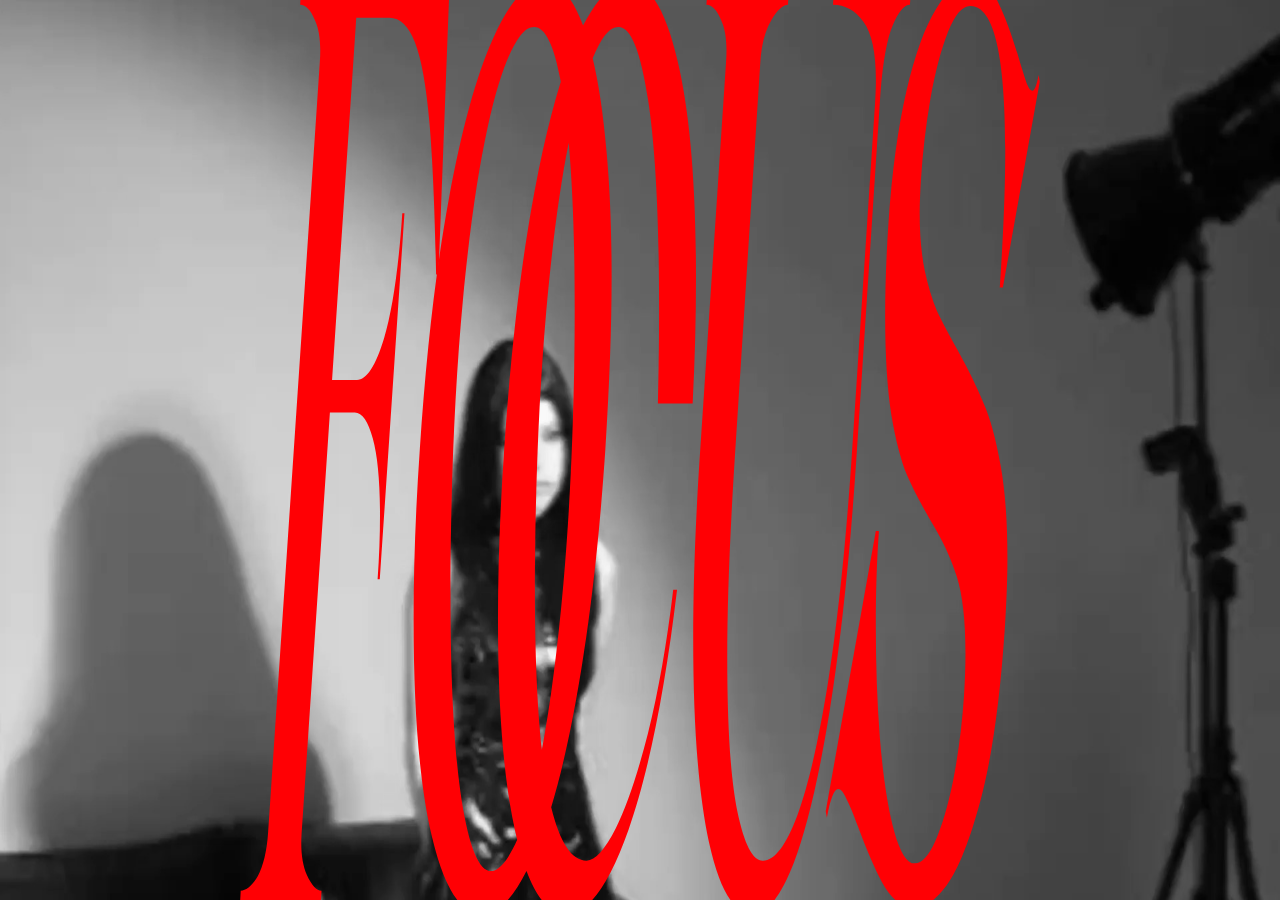
<file: index.html>
<!doctype html>
<html lang="ru">
<head>
  <meta charset="utf-8">
  <meta name="viewport" content="width=device-width, initial-scale=1">
  <title>Лепай</title>
  <meta name="description" content="Я — Дима, он же Лепай (lepayy, l3payy). Портфолио: графика, оформление Twitch-ивентов, баннеры и веб-дизайн.">
  <meta name="keywords" content="Дима, Лепай, lepayy, l3payy, msvxdlss, портфолио, дизайн, графика, Twitch, Behance">
  <meta name="author" content="Дима (Лепай)">
  <meta name="theme-color" content="#090909">
  <meta name="robots" content="index, follow">
  <link rel="canonical" href="https://l3payy.github.io/">
  <meta property="og:type" content="website">
  <meta property="og:title" content="Лепай">
  <meta property="og:description" content="Портфолио: графика, оформление Twitch-ивентов, баннеры и веб-дизайн.">
  <meta property="og:url" content="https://l3payy.github.io/">
  <meta name="twitter:card" content="summary">
  <meta name="twitter:title" content="Лепай">
  <meta name="twitter:description" content="Портфолио: графика, оформление Twitch-ивентов, баннеры и веб-дизайн.">
  <link rel="icon" href="favicon.png" type="image/png">
  <link rel="apple-touch-icon" href="favicon.png">

  <style>
    :root {
      --accent: #FF0004;
    }

    *,
    *::before,
    *::after {
      box-sizing: border-box;
    }

    html,
    body {
      height: 100%;
      margin: 0;
      overflow: hidden;
      background: #090909;
    }

    body {
      overscroll-behavior: none;
      touch-action: none;
    }

    .frame-hit {
      position: fixed;
      top: 0;
      left: 0;
      z-index: 2;
      display: block;
      width: 100%;
      height: 0;
      margin: 0;
      padding: 0;
      border: 0;
      background: transparent;
      color: transparent;
      font: inherit;
      box-shadow: none;
      -webkit-appearance: none;
      appearance: none;
      cursor: pointer;
    }

    /* One iframe per screen */

    .frames {
      position: fixed;
      inset: 0;
      z-index: 1;
      display: flex;
      flex-direction: column;
      overflow: hidden;
      pointer-events: none;
    }

    .frame {
      position: relative;
      flex: 0 0 auto;
      width: 100%;
      height: 0;
      overflow: hidden;
    }

    .frame iframe {
      position: absolute;
      inset: 0;
      display: block;
      width: 100%;
      height: 100%;
      border: 0;
      background: transparent;
      pointer-events: none;
    }

    .visually-hidden {
      position: absolute;
      width: 1px;
      height: 1px;
      padding: 0;
      margin: -1px;
      overflow: hidden;
      clip: rect(0, 0, 0, 0);
      white-space: nowrap;
      border: 0;
    }
  </style>
</head>
<body>
  <main class="frames" data-frames aria-hidden="true"></main>

  <h1 class="visually-hidden">Лепай — графический дизайнер</h1>
  <p class="visually-hidden" data-word-list></p>

  <script src="frames.js?v=mwy47g56"></script>
  <script src="link.js?v=mwy47g56"></script>
  <script src="reel.js?v=mwy47g56"></script>
</body>
</html>
</file>
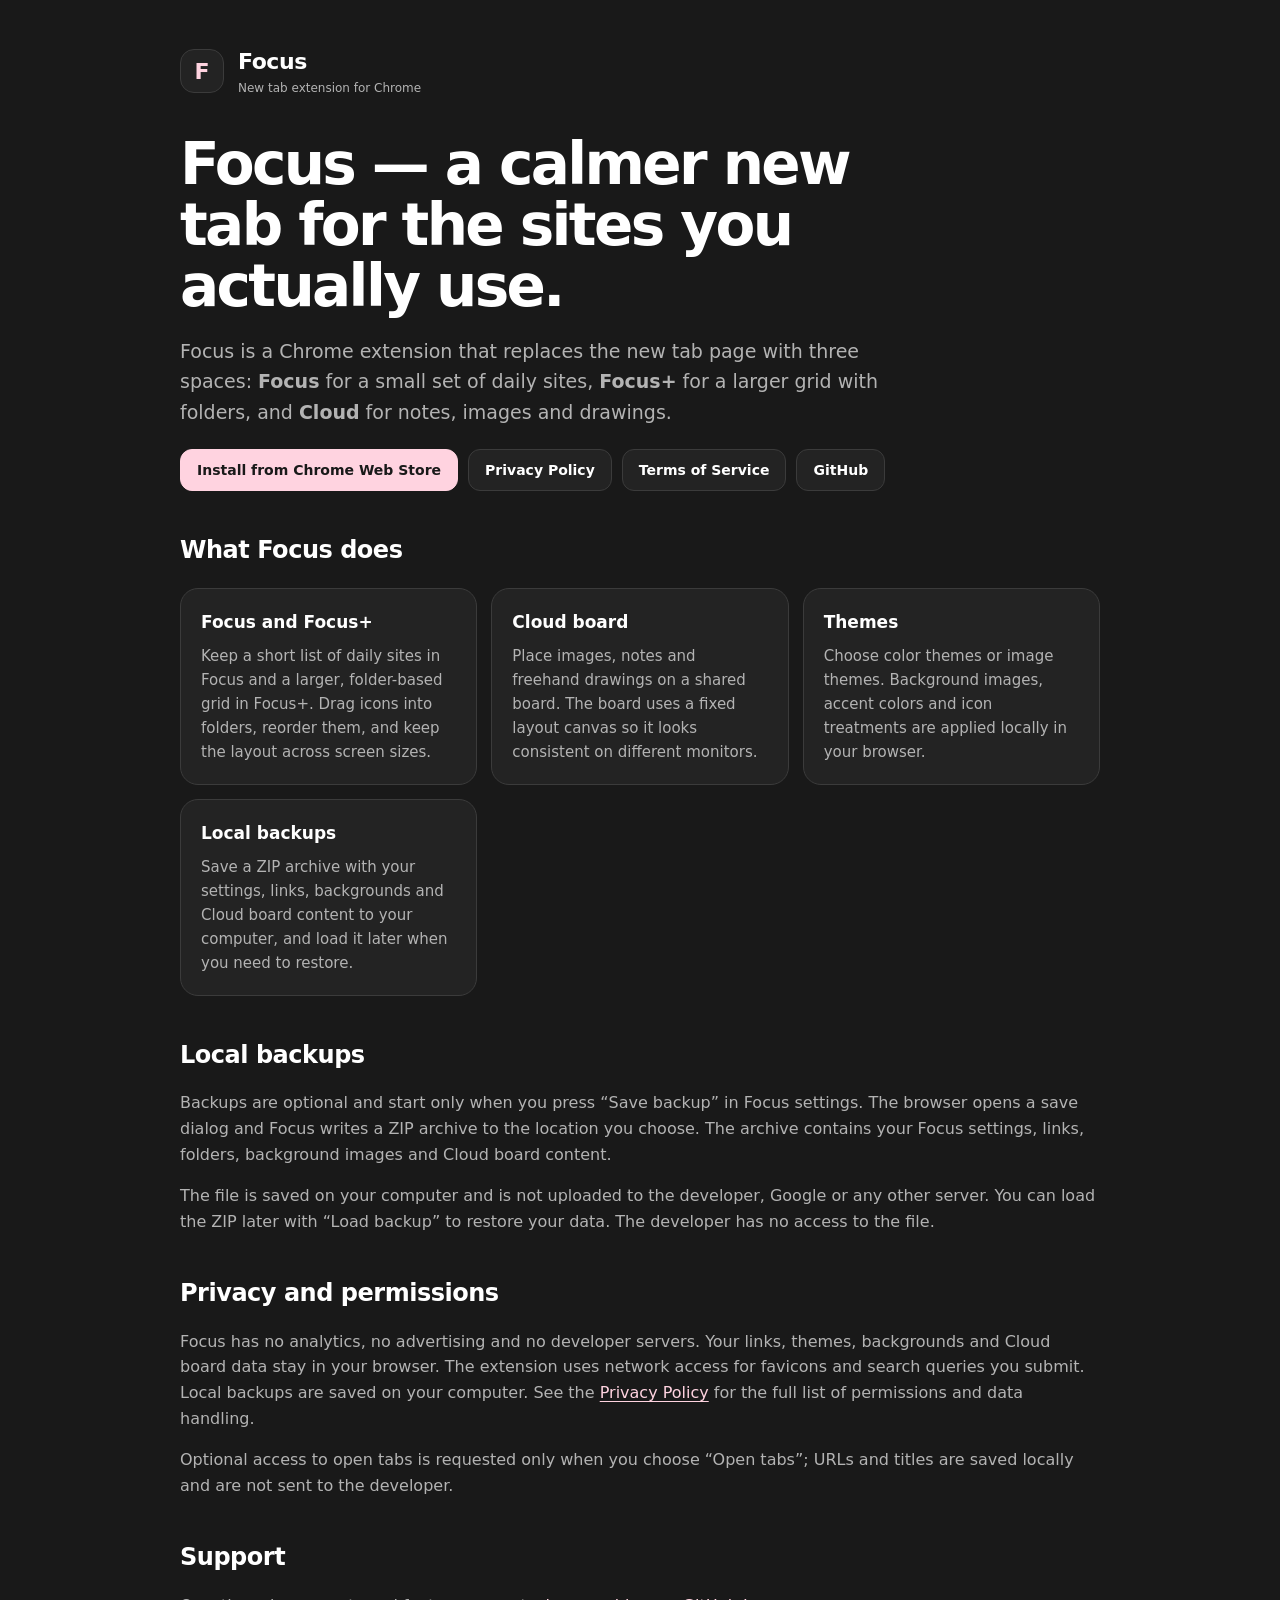
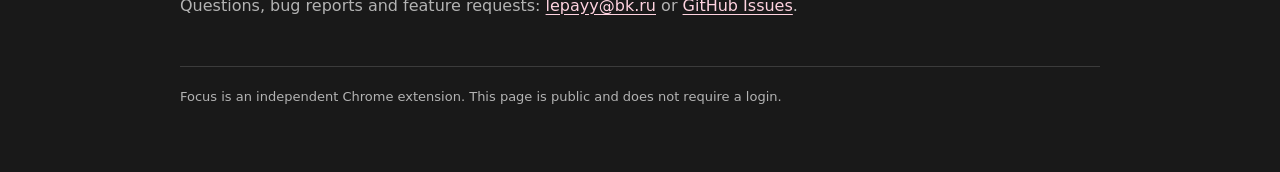
<file: focus/index.html>
<!doctype html>
<html lang="en">
<head>
<meta charset="utf-8">
<meta name="viewport" content="width=device-width, initial-scale=1">
<title>Focus — new tab extension</title>
<meta name="description" content="Focus is a Chrome new tab extension for sites, folders, themes, a Cloud board and optional local backups.">
<style>
  :root { color-scheme: dark; --bg:#191919; --panel:#232323; --line:#3B3B3B; --text:#FFFFFF; --muted:#B3B3B3; --accent:#FFD3E0; }
  * { box-sizing: border-box; }
  html, body { margin:0; min-height:100%; background:var(--bg); color:var(--text); font-family: Inter, ui-sans-serif, system-ui, -apple-system, "Segoe UI", Arial, sans-serif; }
  body { line-height:1.6; }
  a { color:var(--accent); text-underline-offset:3px; }
  .wrap { width:min(920px, calc(100% - 40px)); margin:0 auto; padding:32px 0 64px; }
  header { display:flex; align-items:center; gap:14px; padding:12px 0 36px; }
  .mark { width:44px; height:44px; border-radius:14px; display:grid; place-items:center; background:var(--panel); border:1px solid var(--line); font-weight:800; font-size:22px; color:var(--accent); }
  .brand { font-size:22px; font-weight:800; letter-spacing:-0.02em; }
  .brand small { display:block; font-size:12px; font-weight:500; color:var(--muted); letter-spacing:0; }
  h1 { font-size:clamp(34px, 6vw, 58px); line-height:1.05; letter-spacing:-0.045em; margin:0 0 18px; max-width:760px; }
  h2 { font-size:24px; letter-spacing:-0.02em; margin:40px 0 12px; }
  p, li { color:var(--muted); }
  .lead { font-size:19px; max-width:720px; }
  .grid { display:grid; grid-template-columns:repeat(auto-fit, minmax(230px, 1fr)); gap:14px; margin-top:18px; }
  .card { background:var(--panel); border:1px solid var(--line); border-radius:18px; padding:20px; }
  .card h3 { margin:0 0 8px; font-size:17px; color:var(--text); }
  .card p { margin:0; font-size:15px; }
  .pill { display:inline-block; margin:0 8px 8px 0; padding:6px 10px; border:1px solid var(--line); border-radius:999px; color:var(--muted); font-size:13px; }
  .links { display:flex; flex-wrap:wrap; gap:10px; margin-top:22px; }
  .btn { display:inline-flex; align-items:center; justify-content:center; min-height:42px; padding:0 16px; border-radius:12px; border:1px solid var(--line); background:var(--panel); color:var(--text); text-decoration:none; font-weight:650; font-size:14px; }
  .btn.primary { background:var(--accent); color:#191919; border-color:var(--accent); }
  .note { border-left:3px solid var(--accent); padding:14px 16px; background:var(--panel); border-radius:0 12px 12px 0; margin:18px 0; }
  footer { margin-top:48px; padding-top:20px; border-top:1px solid var(--line); color:var(--muted); font-size:13px; }
  code { color:var(--text); background:var(--panel); padding:2px 6px; border-radius:6px; }
</style>
</head>
<body>
<div class="wrap">
  <header>
    <div class="mark" aria-hidden="true">F</div>
    <div class="brand">Focus <small>New tab extension for Chrome</small></div>
  </header>

  <main>
    <h1>Focus — a calmer new tab for the sites you actually use.</h1>
    <p class="lead">Focus is a Chrome extension that replaces the new tab page with three spaces: <strong>Focus</strong> for a small set of daily sites, <strong>Focus+</strong> for a larger grid with folders, and <strong>Cloud</strong> for notes, images and drawings.</p>

    <div class="links">
      <a class="btn primary" href="https://chromewebstore.google.com/detail/ocmkoiiknjiabbgkgkkfjdnnoblepckp">Install from Chrome Web Store</a>
      <a class="btn" href="/PRIVACY-1.7">Privacy Policy</a>
      <a class="btn" href="/focus/terms.html">Terms of Service</a>
      <a class="btn" href="https://github.com/l3payy/Focus">GitHub</a>
    </div>

    <h2>What Focus does</h2>
    <div class="grid">
      <div class="card">
        <h3>Focus and Focus+</h3>
        <p>Keep a short list of daily sites in Focus and a larger, folder-based grid in Focus+. Drag icons into folders, reorder them, and keep the layout across screen sizes.</p>
      </div>
      <div class="card">
        <h3>Cloud board</h3>
        <p>Place images, notes and freehand drawings on a shared board. The board uses a fixed layout canvas so it looks consistent on different monitors.</p>
      </div>
      <div class="card">
        <h3>Themes</h3>
        <p>Choose color themes or image themes. Background images, accent colors and icon treatments are applied locally in your browser.</p>
      </div>
      <div class="card">
        <h3>Local backups</h3>
        <p>Save a ZIP archive with your settings, links, backgrounds and Cloud board content to your computer, and load it later when you need to restore.</p>
      </div>
    </div>

    <h2>Local backups</h2>
    <p>Backups are optional and start only when you press “Save backup” in Focus settings. The browser opens a save dialog and Focus writes a ZIP archive to the location you choose. The archive contains your Focus settings, links, folders, background images and Cloud board content.</p>
    <p>The file is saved on your computer and is not uploaded to the developer, Google or any other server. You can load the ZIP later with “Load backup” to restore your data. The developer has no access to the file.</p>

    <h2>Privacy and permissions</h2>
    <p>Focus has no analytics, no advertising and no developer servers. Your links, themes, backgrounds and Cloud board data stay in your browser. The extension uses network access for favicons and search queries you submit. Local backups are saved on your computer. See the <a href="/PRIVACY-1.7">Privacy Policy</a> for the full list of permissions and data handling.</p>
    <p>Optional access to open tabs is requested only when you choose “Open tabs”; URLs and titles are saved locally and are not sent to the developer.</p>

    <h2>Support</h2>
    <p>Questions, bug reports and feature requests: <a href="mailto:lepayy@bk.ru">lepayy@bk.ru</a> or <a href="https://github.com/l3payy/Focus/issues">GitHub Issues</a>.</p>
  </main>

  <footer>
    Focus is an independent Chrome extension. This page is public and does not require a login.
  </footer>
</div>
</body>
</html>
</file>
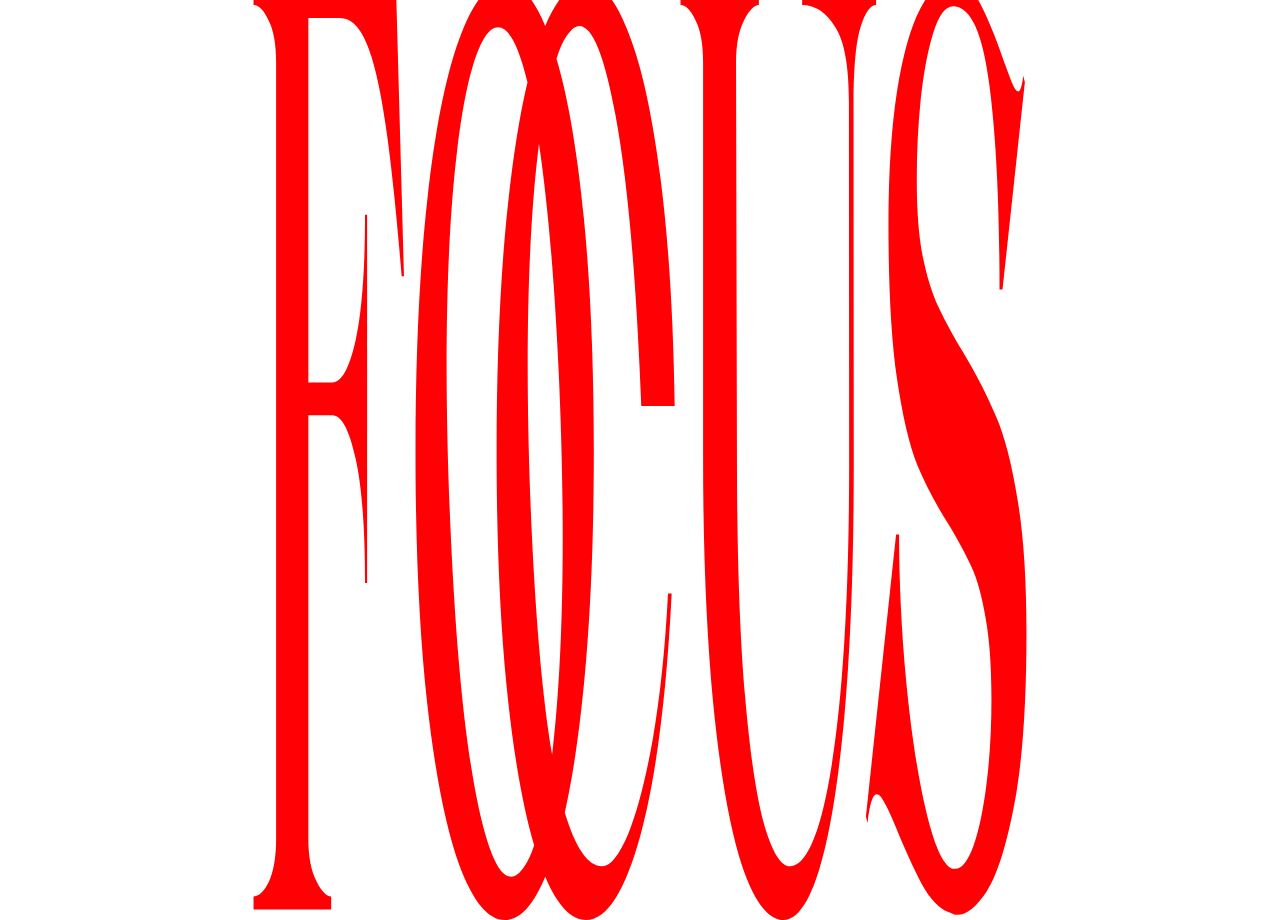
<file: frame.html>
<!doctype html>
<html lang="ru">
<head>
  <meta charset="utf-8">
  <meta name="viewport" content="width=device-width, initial-scale=1">
  <meta name="robots" content="noindex, nofollow">
  <title>Frame</title>
  <style>
    :root {
      --word-max-width: 800px;
      --video-max-width: 1340px;
    }

    html,
    body {
      height: 100%;
      margin: 0;
      overflow: hidden;
      background: transparent;
    }

    .video-bg {
      position: absolute;
      inset: 0;
      z-index: 0;
      display: flex;
      justify-content: center;
      overflow: hidden;
      pointer-events: none;
    }

    .video-bg video {
      display: block;
      width: 100%;
      max-width: var(--video-max-width, 1340px);
      height: 100%;
      object-fit: fill;
      filter: grayscale(1);
      background: #090909;
    }

    .word {
      position: absolute;
      top: -20px;
      bottom: -20px;
      left: 50%;
      z-index: 1;
      width: calc(100% + 20px);
      max-width: var(--word-max-width, 800px);
      height: auto;
      transform: translateX(-50%);
      background-color: var(--accent, #FF0004);
      pointer-events: none;
      user-select: none;
      opacity: 0;
      -webkit-mask-image: var(--src);
      -webkit-mask-repeat: no-repeat;
      -webkit-mask-position: center;
      -webkit-mask-size: 100% 100%;
      mask-image: var(--src);
      mask-repeat: no-repeat;
      mask-position: center;
      mask-size: 100% 100%;
      mask-mode: alpha;
    }

    .word.is-ready {
      opacity: 1;
    }

    .badge {
      position: absolute;
      top: 50%;
      left: 50%;
      z-index: 2;
      display: flex;
      align-items: center;
      justify-content: center;
      width: min(var(--badge-max-width, 845px), 86vw);
      height: auto;
      aspect-ratio: var(--badge-ratio, 845 / 131);
      line-height: 0;
      transform: translate(-50%, -50%) scaleY(var(--badge-scale, 1));
      transform-origin: center;
      pointer-events: none;
      user-select: none;
    }

    .badge-outline-wrap {
      position: absolute;
      inset: 0;
      z-index: 0;
    }

    .badge-outline {
      position: absolute;
      inset: 0;
      background: var(--accent, #FF0004);
      -webkit-mask-image: var(--outline-src);
      -webkit-mask-repeat: no-repeat;
      -webkit-mask-position: center;
      -webkit-mask-size: 100% 100%;
      mask-image: var(--outline-src);
      mask-repeat: no-repeat;
      mask-position: center;
      mask-size: 100% 100%;
      mask-mode: alpha;
    }

    .badge-white-wrap {
      position: absolute;
      inset: 0;
      z-index: 1;
      display: flex;
      align-items: center;
      justify-content: center;
      line-height: 0;
    }

    .badge img {
      display: block;
      width: var(--badge-white-width, 100%);
      max-width: 100%;
      height: auto;
    }
  </style>
</head>
<body>
  <div class="video-bg" id="video-bg">
    <video id="frame-video" muted loop playsinline preload="none"></video>
  </div>

  <div class="word" id="word" role="img"></div>

  <script>
    (function () {
      "use strict";

      var params = new URLSearchParams(window.location.search);
      var root = document.documentElement;
      var word = document.getElementById("word");

      var primary = params.get("primary") || params.get("svg") || "Focus.svg";
      var label = params.get("label") || "Проект";
      var videoSrc = params.get("video");
      var posterSrc = params.get("poster");
      var badge = params.get("badge");
      var badgeWidth = parseFloat(params.get("badgeW"));
      var badgeHeight = parseFloat(params.get("badgeH"));
      var outline = params.get("outline");
      var outlineWidth = parseFloat(params.get("outlineW"));
      var outlineHeight = parseFloat(params.get("outlineH"));

      var accent = "#FF0004";
      try {
        var parentAccent = window
          .getComputedStyle(window.parent.document.documentElement)
          .getPropertyValue("--accent")
          .trim();
        if (parentAccent) accent = parentAccent;
      } catch (error) {
        /* Opened outside the parent page. */
      }

      root.style.setProperty("--accent", accent);
      word.setAttribute("aria-label", label);
      document.title = label;

      var videoBg = document.getElementById("video-bg");
      var frameVideo = document.getElementById("frame-video");
      var videoLoaded = false;

      if (videoSrc && frameVideo) {
        frameVideo.muted = true;
        frameVideo.src = videoSrc;
        if (posterSrc) frameVideo.poster = posterSrc;
      } else if (videoBg) {
        videoBg.remove();
      }

      window.frameVideoApi = {
        load: function () {
          if (!videoSrc || !frameVideo || videoLoaded) return;
          videoLoaded = true;
          frameVideo.preload = "auto";
          frameVideo.load();
        },
        play: function () {
          if (!videoSrc || !frameVideo) return;
          videoLoaded = true;
          frameVideo.preload = "auto";
          var promise = frameVideo.play();
          if (promise && promise.catch) promise.catch(function () {});
        },
        pause: function () {
          if (frameVideo) frameVideo.pause();
        }
      };

      if (badge || outline) {
        var badgeWrap = document.createElement("span");
        badgeWrap.className = "badge";

        var naturalWidth = outlineWidth > 0 ? outlineWidth : badgeWidth;
        var naturalHeight = outlineHeight > 0 ? outlineHeight : badgeHeight;
        if (naturalWidth > 0 && naturalHeight > 0) {
          badgeWrap.style.setProperty("--badge-max-width", naturalWidth + "px");
          badgeWrap.style.setProperty("--badge-ratio", naturalWidth + " / " + naturalHeight);
        }
        if (outline && outlineWidth > 0 && badgeWidth > 0) {
          badgeWrap.style.setProperty(
            "--badge-white-width",
            (badgeWidth / outlineWidth) * 100 + "%"
          );
        }

        if (outline) {
          var outlineWrap = document.createElement("span");
          outlineWrap.className = "badge-outline-wrap";

          var outlineLayer = document.createElement("span");
          outlineLayer.className = "badge-outline";
          outlineLayer.style.setProperty(
            "--outline-src",
            'url("' + outline.replace(/["\\]/g, "") + '")'
          );
          outlineWrap.appendChild(outlineLayer);
          badgeWrap.appendChild(outlineWrap);
        }

        if (badge) {
          var whiteWrap = document.createElement("span");
          whiteWrap.className = "badge-white-wrap";

          var badgeImage = document.createElement("img");
          badgeImage.src = badge.replace(/["\\]/g, "");
          badgeImage.alt = "";
          badgeImage.setAttribute("aria-hidden", "true");
          whiteWrap.appendChild(badgeImage);
          badgeWrap.appendChild(whiteWrap);
        }

        document.body.appendChild(badgeWrap);
      }

      function reveal() {
        word.classList.add("is-ready");
      }

      root.style.setProperty("--src", 'url("' + primary.replace(/["\\]/g, "") + '")');

      var probe = new Image();
      probe.onload = reveal;
      probe.onerror = reveal;
      probe.src = primary;
    })();
  </script>
</body>
</html>
</file>
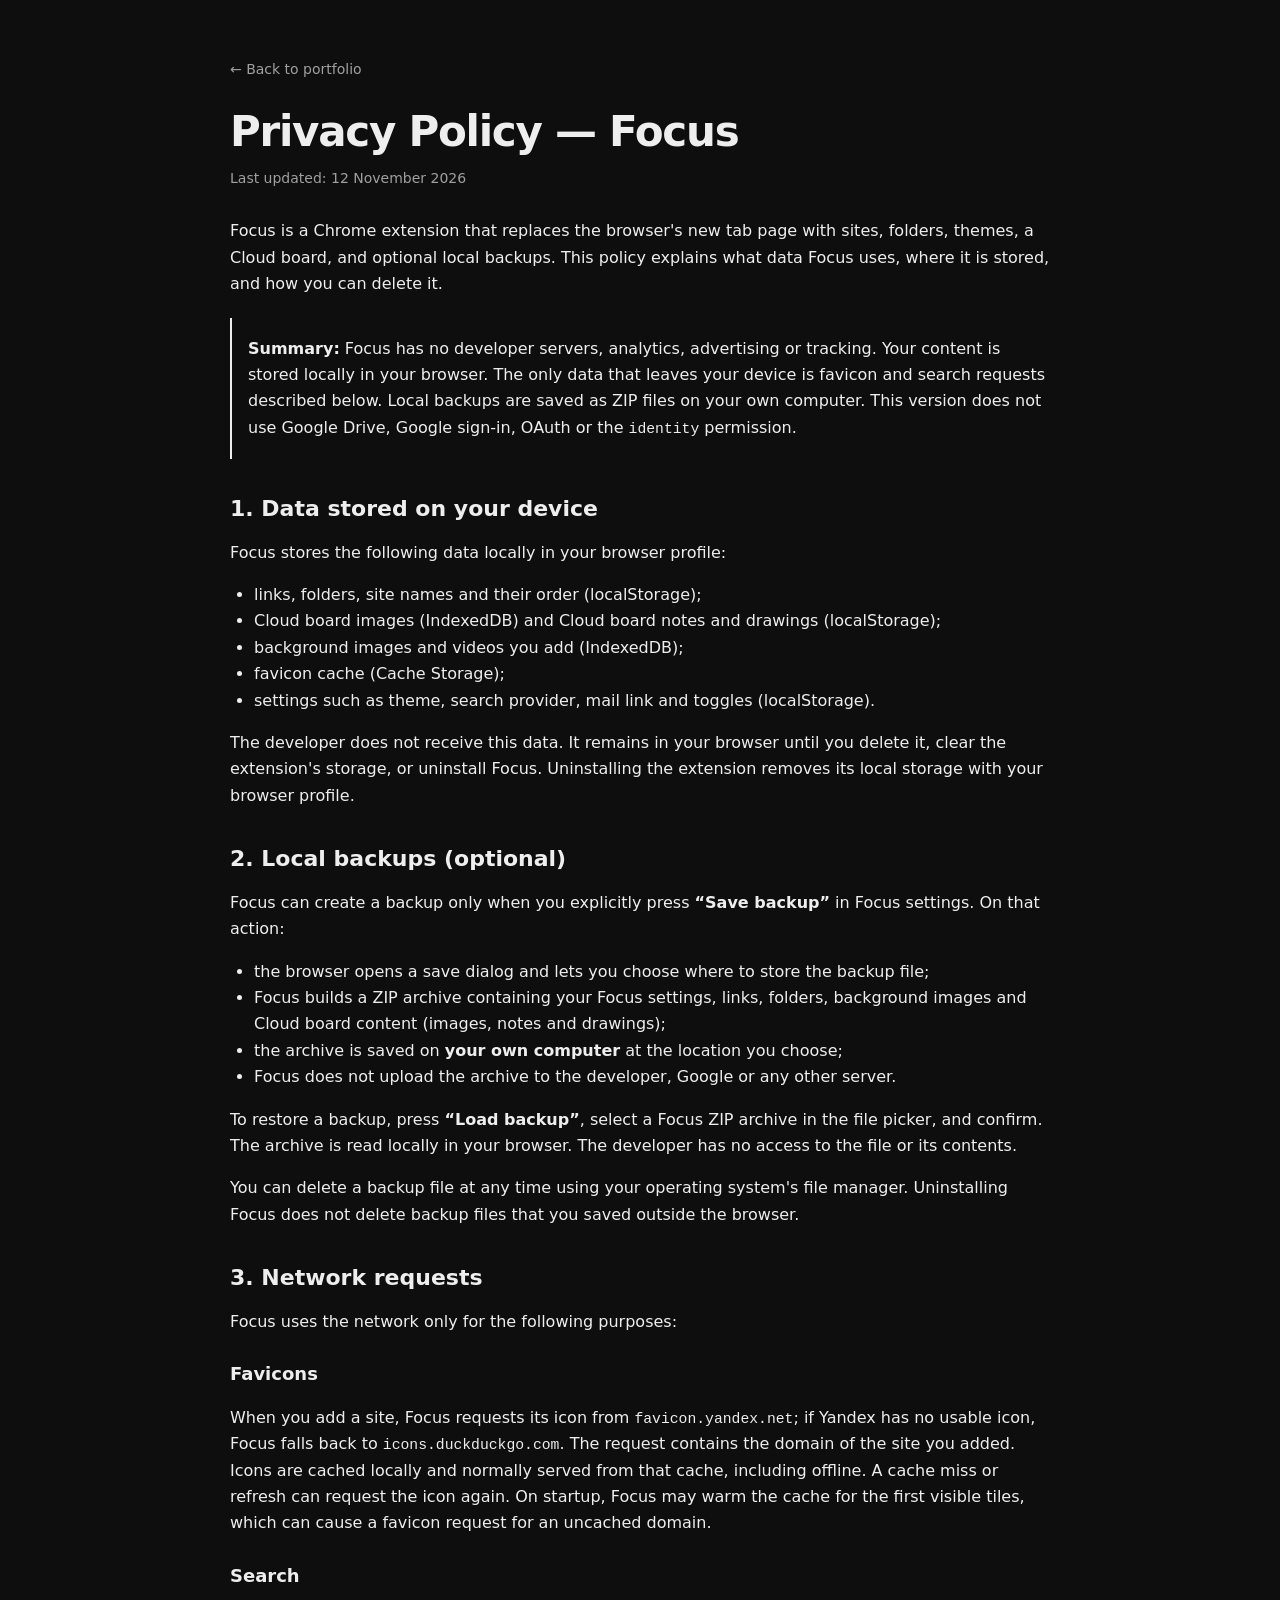
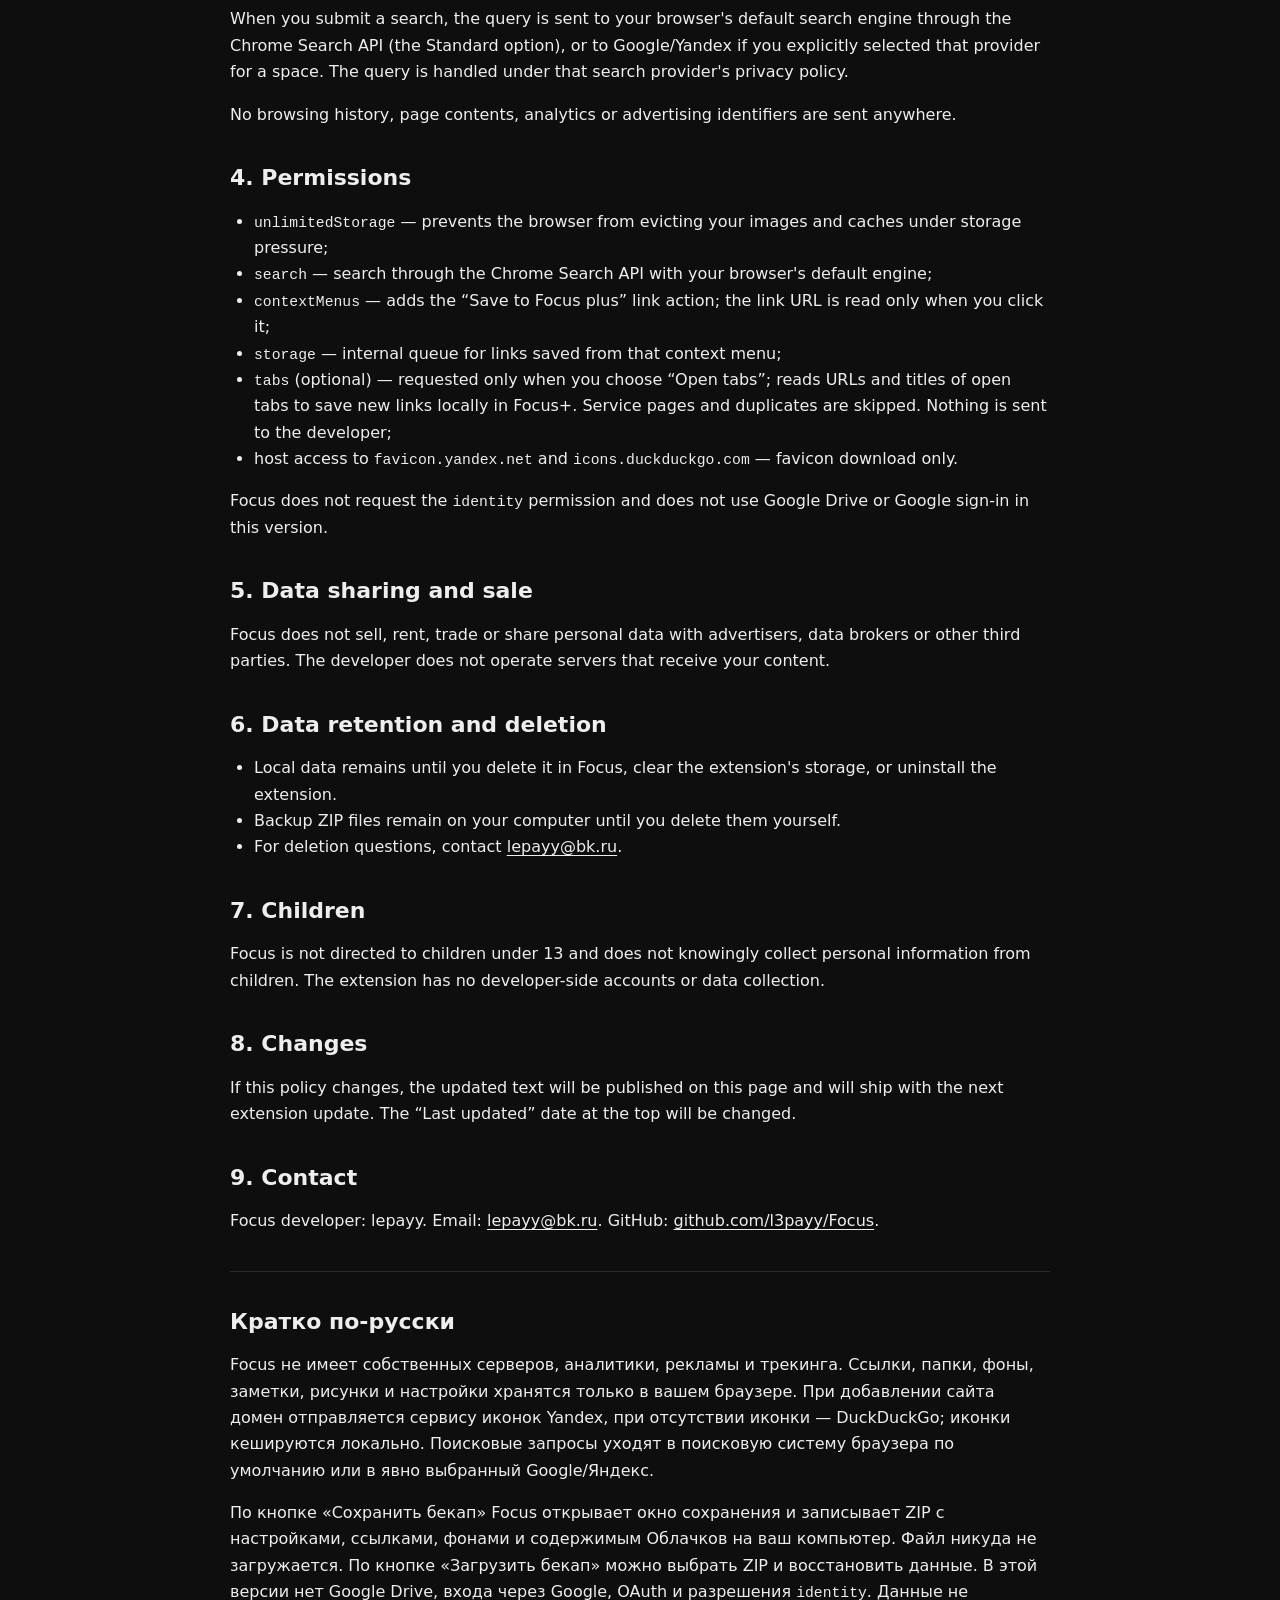
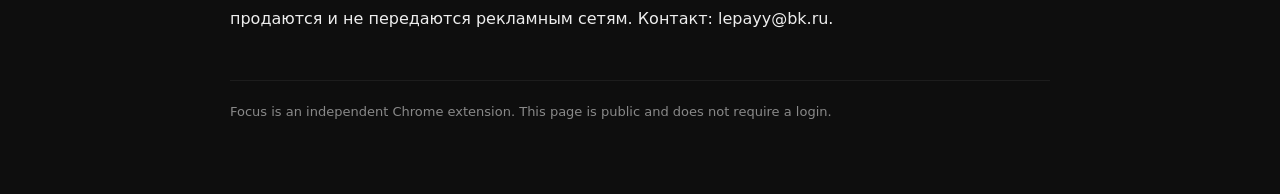
<file: PRIVACY-1.7.html>
<!doctype html>
<html lang="en">
<head>
<meta charset="utf-8">
<meta name="viewport" content="width=device-width, initial-scale=1">
<title>Privacy Policy — Focus</title>
<meta name="description" content="How Focus handles local data, favicons, search, optional tabs and local backup files.">
<style>
  :root { color-scheme: dark; }
  * { box-sizing: border-box; }
  html, body {
    margin: 0;
    min-height: 100%;
    background: #0E0E0E;
    color: #EEEEEE;
  }
  body {
    font-family: Inter, ui-sans-serif, system-ui, -apple-system, "Segoe UI", Arial, sans-serif;
    font-size: 16px;
    line-height: 1.65;
    -webkit-font-smoothing: antialiased;
  }
  .wrap {
    width: min(820px, calc(100% - 48px));
    margin: 0 auto;
    padding: 56px 0 72px;
  }
  .back {
    display: inline-block;
    margin-bottom: 28px;
    color: #EEEEEE;
    opacity: .65;
    font-size: 14px;
    text-decoration: none;
  }
  .back:hover { opacity: 1; }
  h1 {
    margin: 0 0 12px;
    color: #EEEEEE;
    font-size: clamp(30px, 5vw, 42px);
    line-height: 1.1;
    letter-spacing: -0.03em;
  }
  h2 {
    margin: 36px 0 12px;
    color: #EEEEEE;
    font-size: 22px;
    line-height: 1.3;
  }
  h3 {
    margin: 24px 0 8px;
    color: #EEEEEE;
    font-size: 18px;
  }
  p, li { color: #EEEEEE; }
  ul { padding-left: 24px; }
  a { color: #EEEEEE; text-underline-offset: 3px; }
  a:hover { text-decoration-thickness: 2px; text-underline-offset: 4px; }
  .updated {
    margin: 0 0 28px;
    color: #EEEEEE;
    opacity: .65;
    font-size: 14px;
  }
  .note {
    margin: 20px 0;
    padding: 2px 0 2px 16px;
    border-left: 2px solid #EEEEEE;
  }
  code {
    color: #EEEEEE;
    font-family: ui-monospace, SFMono-Regular, Consolas, "Liberation Mono", monospace;
    font-size: .92em;
  }
  hr {
    border: 0;
    border-top: 1px solid #2A2A2A;
    margin: 36px 0;
  }
  footer {
    margin-top: 48px;
    padding-top: 20px;
    border-top: 1px solid #2A2A2A;
    color: #EEEEEE;
    opacity: .55;
    font-size: 13px;
  }
  @media (max-width: 640px) {
    .wrap { width: calc(100% - 32px); padding: 36px 0 48px; }
    h2 { font-size: 20px; }
  }
</style>
</head>
<body>
<div class="wrap">
  <a class="back" href="index.html">← Back to portfolio</a>
  <h1>Privacy Policy — Focus</h1>
  <p class="updated">Last updated: 12 November 2026</p>

  <p>Focus is a Chrome extension that replaces the browser's new tab page with sites, folders, themes, a Cloud board, and optional local backups. This policy explains what data Focus uses, where it is stored, and how you can delete it.</p>

  <div class="note">
    <p><strong>Summary:</strong> Focus has no developer servers, analytics, advertising or tracking. Your content is stored locally in your browser. The only data that leaves your device is favicon and search requests described below. Local backups are saved as ZIP files on your own computer. This version does not use Google Drive, Google sign-in, OAuth or the <code>identity</code> permission.</p>
  </div>

  <h2>1. Data stored on your device</h2>
  <p>Focus stores the following data locally in your browser profile:</p>
  <ul>
    <li>links, folders, site names and their order (localStorage);</li>
    <li>Cloud board images (IndexedDB) and Cloud board notes and drawings (localStorage);</li>
    <li>background images and videos you add (IndexedDB);</li>
    <li>favicon cache (Cache Storage);</li>
    <li>settings such as theme, search provider, mail link and toggles (localStorage).</li>
  </ul>
  <p>The developer does not receive this data. It remains in your browser until you delete it, clear the extension's storage, or uninstall Focus. Uninstalling the extension removes its local storage with your browser profile.</p>

  <h2>2. Local backups (optional)</h2>
  <p>Focus can create a backup only when you explicitly press <strong>“Save backup”</strong> in Focus settings. On that action:</p>
  <ul>
    <li>the browser opens a save dialog and lets you choose where to store the backup file;</li>
    <li>Focus builds a ZIP archive containing your Focus settings, links, folders, background images and Cloud board content (images, notes and drawings);</li>
    <li>the archive is saved on <strong>your own computer</strong> at the location you choose;</li>
    <li>Focus does not upload the archive to the developer, Google or any other server.</li>
  </ul>
  <p>To restore a backup, press <strong>“Load backup”</strong>, select a Focus ZIP archive in the file picker, and confirm. The archive is read locally in your browser. The developer has no access to the file or its contents.</p>
  <p>You can delete a backup file at any time using your operating system's file manager. Uninstalling Focus does not delete backup files that you saved outside the browser.</p>

  <h2>3. Network requests</h2>
  <p>Focus uses the network only for the following purposes:</p>
  <h3>Favicons</h3>
  <p>When you add a site, Focus requests its icon from <code>favicon.yandex.net</code>; if Yandex has no usable icon, Focus falls back to <code>icons.duckduckgo.com</code>. The request contains the domain of the site you added. Icons are cached locally and normally served from that cache, including offline. A cache miss or refresh can request the icon again. On startup, Focus may warm the cache for the first visible tiles, which can cause a favicon request for an uncached domain.</p>
  <h3>Search</h3>
  <p>When you submit a search, the query is sent to your browser's default search engine through the Chrome Search API (the Standard option), or to Google/Yandex if you explicitly selected that provider for a space. The query is handled under that search provider's privacy policy.</p>
  <p>No browsing history, page contents, analytics or advertising identifiers are sent anywhere.</p>

  <h2>4. Permissions</h2>
  <ul>
    <li><code>unlimitedStorage</code> — prevents the browser from evicting your images and caches under storage pressure;</li>
    <li><code>search</code> — search through the Chrome Search API with your browser's default engine;</li>
    <li><code>contextMenus</code> — adds the “Save to Focus plus” link action; the link URL is read only when you click it;</li>
    <li><code>storage</code> — internal queue for links saved from that context menu;</li>
    <li><code>tabs</code> (optional) — requested only when you choose “Open tabs”; reads URLs and titles of open tabs to save new links locally in Focus+. Service pages and duplicates are skipped. Nothing is sent to the developer;</li>
    <li>host access to <code>favicon.yandex.net</code> and <code>icons.duckduckgo.com</code> — favicon download only.</li>
  </ul>
  <p>Focus does not request the <code>identity</code> permission and does not use Google Drive or Google sign-in in this version.</p>

  <h2>5. Data sharing and sale</h2>
  <p>Focus does not sell, rent, trade or share personal data with advertisers, data brokers or other third parties. The developer does not operate servers that receive your content.</p>

  <h2>6. Data retention and deletion</h2>
  <ul>
    <li>Local data remains until you delete it in Focus, clear the extension's storage, or uninstall the extension.</li>
    <li>Backup ZIP files remain on your computer until you delete them yourself.</li>
    <li>For deletion questions, contact <a href="mailto:lepayy@bk.ru">lepayy@bk.ru</a>.</li>
  </ul>

  <h2>7. Children</h2>
  <p>Focus is not directed to children under 13 and does not knowingly collect personal information from children. The extension has no developer-side accounts or data collection.</p>

  <h2>8. Changes</h2>
  <p>If this policy changes, the updated text will be published on this page and will ship with the next extension update. The “Last updated” date at the top will be changed.</p>

  <h2>9. Contact</h2>
  <p>Focus developer: lepayy. Email: <a href="mailto:lepayy@bk.ru">lepayy@bk.ru</a>. GitHub: <a href="https://github.com/l3payy/Focus">github.com/l3payy/Focus</a>.</p>

  <hr>

  <h2 lang="ru">Кратко по-русски</h2>
  <div lang="ru">
    <p>Focus не имеет собственных серверов, аналитики, рекламы и трекинга. Ссылки, папки, фоны, заметки, рисунки и настройки хранятся только в вашем браузере. При добавлении сайта домен отправляется сервису иконок Yandex, при отсутствии иконки — DuckDuckGo; иконки кешируются локально. Поисковые запросы уходят в поисковую систему браузера по умолчанию или в явно выбранный Google/Яндекс.</p>
    <p>По кнопке «Сохранить бекап» Focus открывает окно сохранения и записывает ZIP с настройками, ссылками, фонами и содержимым Облачков на ваш компьютер. Файл никуда не загружается. По кнопке «Загрузить бекап» можно выбрать ZIP и восстановить данные. В этой версии нет Google Drive, входа через Google, OAuth и разрешения <code>identity</code>. Данные не продаются и не передаются рекламным сетям. Контакт: lepayy@bk.ru.</p>
  </div>

  <footer>Focus is an independent Chrome extension. This page is public and does not require a login.</footer>
</div>
</body>
</html>
</file>
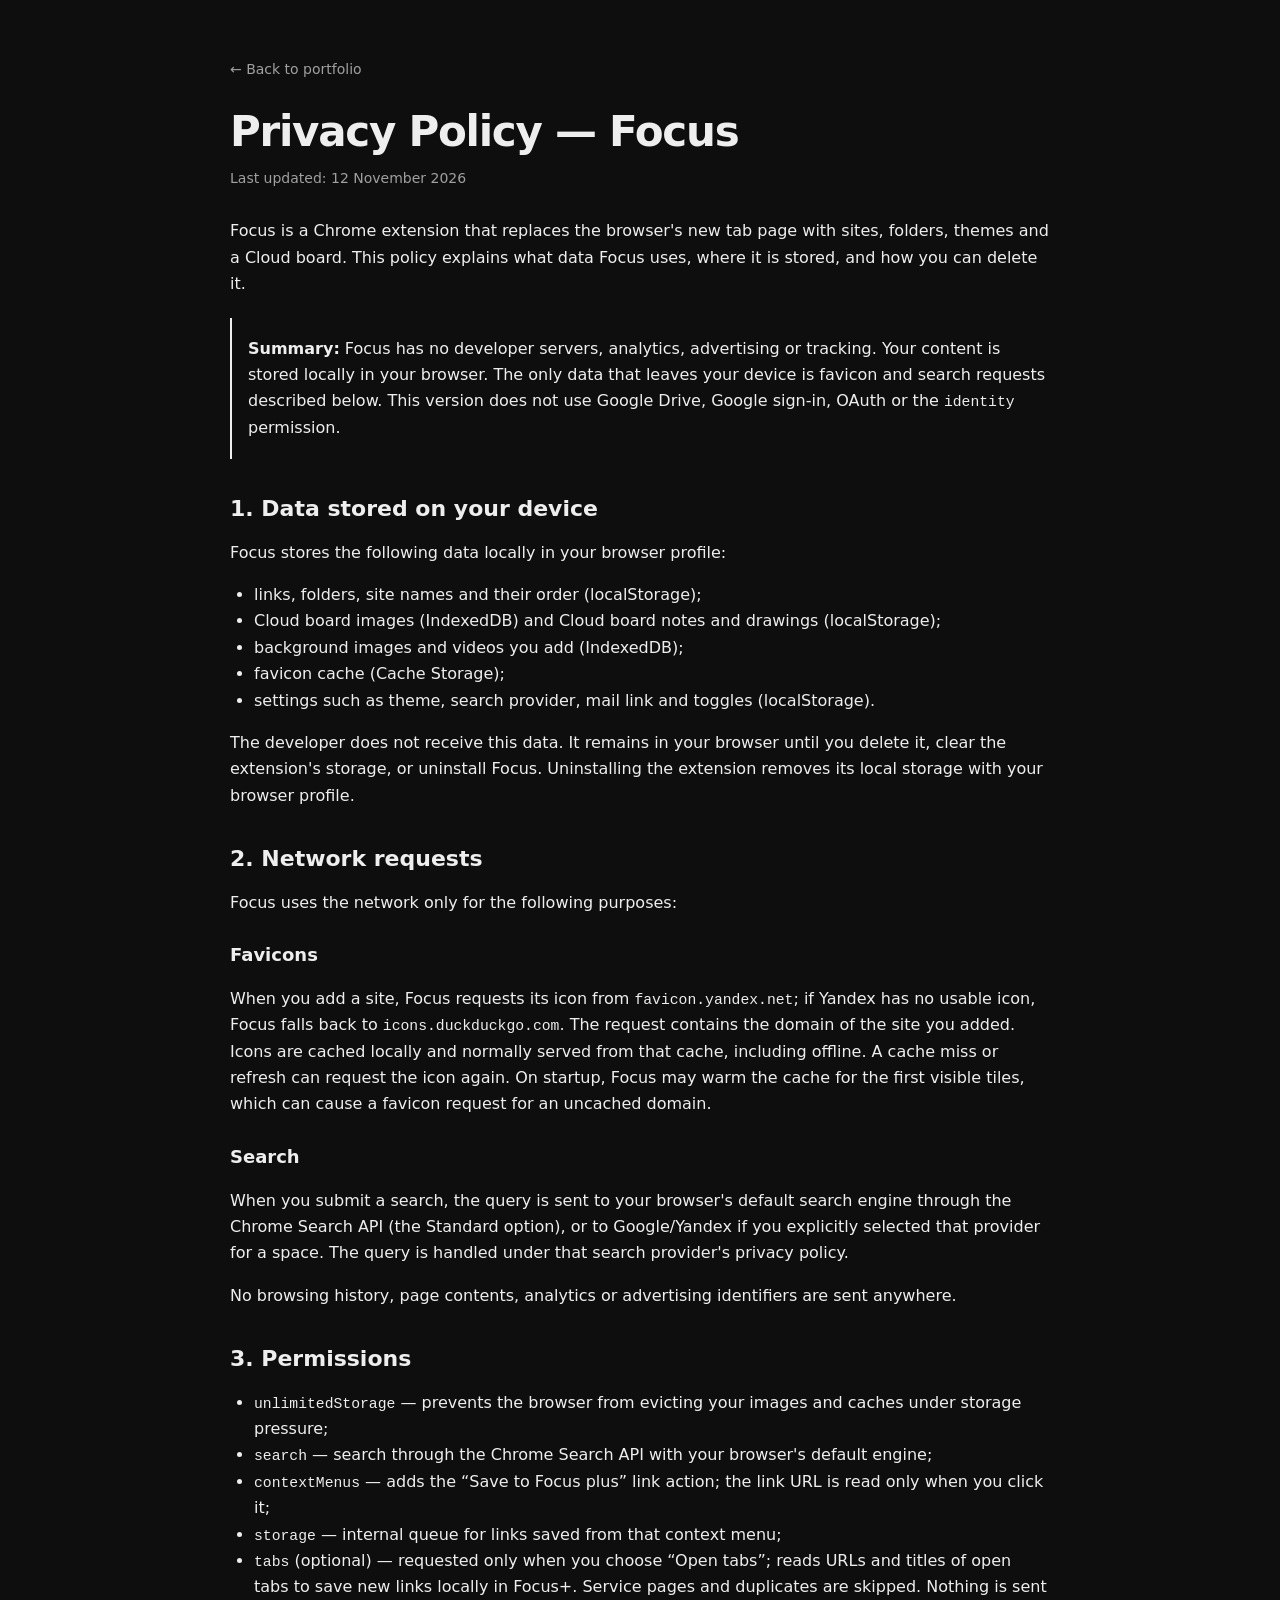
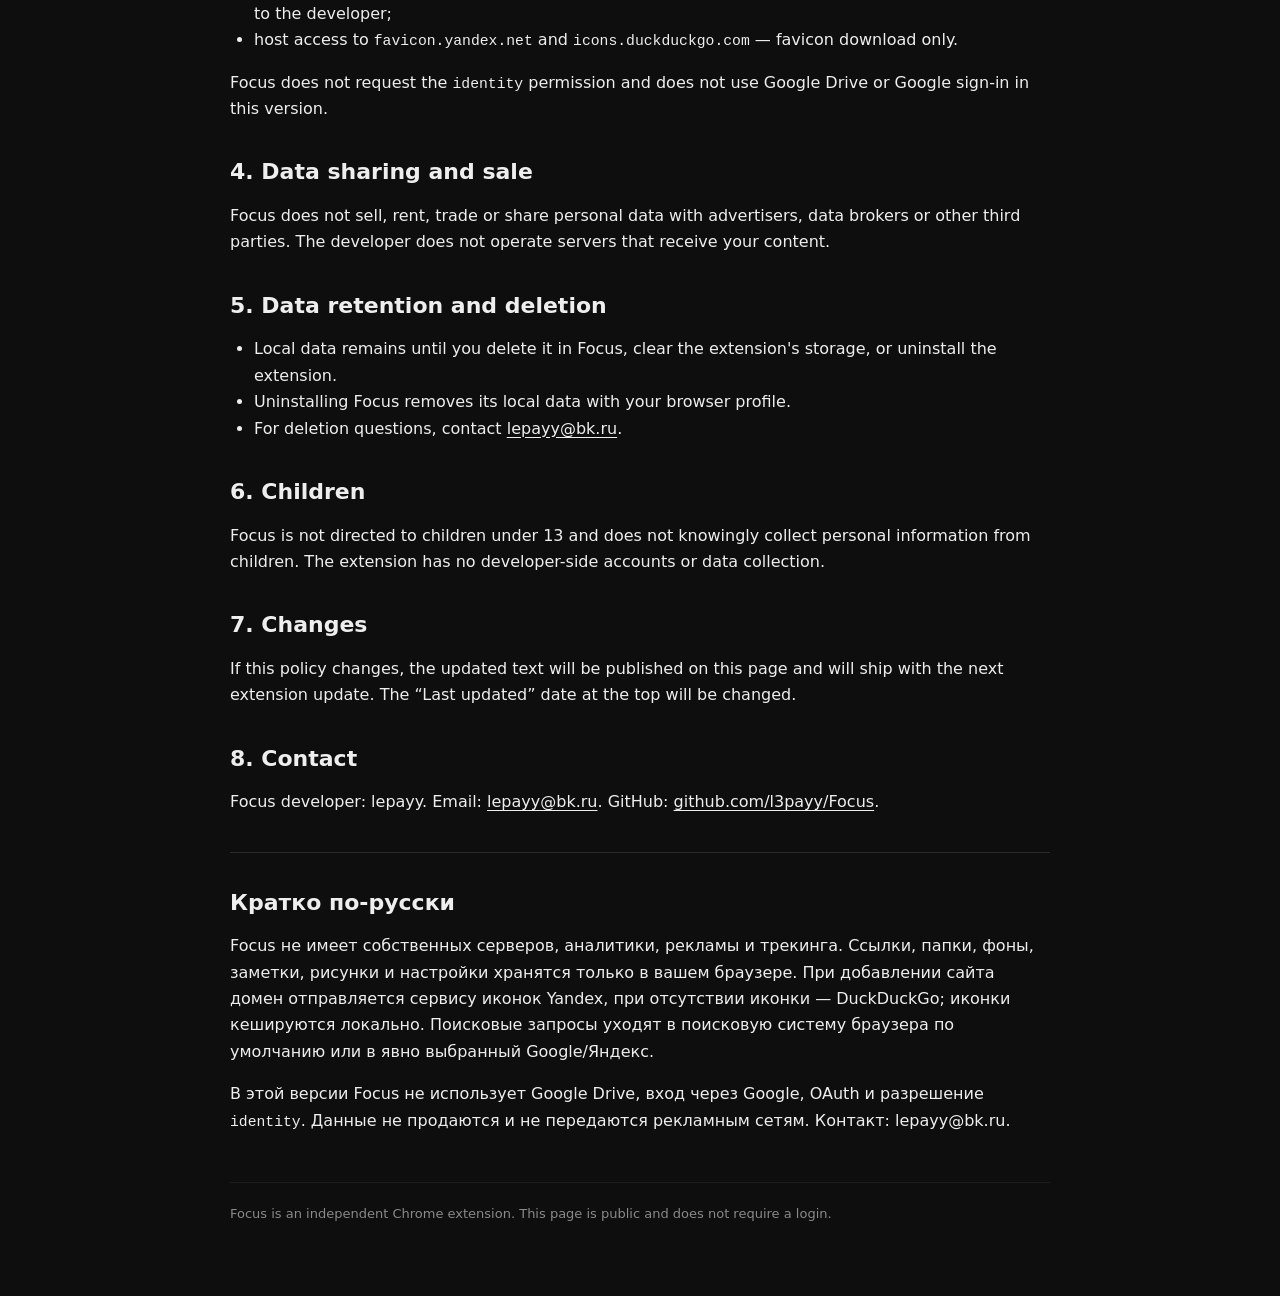
<file: PRIVACY.html>
<!doctype html>
<html lang="en">
<head>
<meta charset="utf-8">
<meta name="viewport" content="width=device-width, initial-scale=1">
<title>Privacy Policy — Focus</title>
<meta name="description" content="How Focus handles local data, favicons, search and optional tabs.">
<style>
  :root { color-scheme: dark; }
  * { box-sizing: border-box; }
  html, body {
    margin: 0;
    min-height: 100%;
    background: #0E0E0E;
    color: #EEEEEE;
  }
  body {
    font-family: Inter, ui-sans-serif, system-ui, -apple-system, "Segoe UI", Arial, sans-serif;
    font-size: 16px;
    line-height: 1.65;
    -webkit-font-smoothing: antialiased;
  }
  .wrap {
    width: min(820px, calc(100% - 48px));
    margin: 0 auto;
    padding: 56px 0 72px;
  }
  .back {
    display: inline-block;
    margin-bottom: 28px;
    color: #EEEEEE;
    opacity: .65;
    font-size: 14px;
    text-decoration: none;
  }
  .back:hover { opacity: 1; }
  h1 {
    margin: 0 0 12px;
    color: #EEEEEE;
    font-size: clamp(30px, 5vw, 42px);
    line-height: 1.1;
    letter-spacing: -0.03em;
  }
  h2 {
    margin: 36px 0 12px;
    color: #EEEEEE;
    font-size: 22px;
    line-height: 1.3;
  }
  h3 {
    margin: 24px 0 8px;
    color: #EEEEEE;
    font-size: 18px;
  }
  p, li { color: #EEEEEE; }
  ul { padding-left: 24px; }
  a { color: #EEEEEE; text-underline-offset: 3px; }
  a:hover { text-decoration-thickness: 2px; text-underline-offset: 4px; }
  .updated {
    margin: 0 0 28px;
    color: #EEEEEE;
    opacity: .65;
    font-size: 14px;
  }
  .note {
    margin: 20px 0;
    padding: 2px 0 2px 16px;
    border-left: 2px solid #EEEEEE;
  }
  code {
    color: #EEEEEE;
    font-family: ui-monospace, SFMono-Regular, Consolas, "Liberation Mono", monospace;
    font-size: .92em;
  }
  hr {
    border: 0;
    border-top: 1px solid #2A2A2A;
    margin: 36px 0;
  }
  footer {
    margin-top: 48px;
    padding-top: 20px;
    border-top: 1px solid #2A2A2A;
    color: #EEEEEE;
    opacity: .55;
    font-size: 13px;
  }
  @media (max-width: 640px) {
    .wrap { width: calc(100% - 32px); padding: 36px 0 48px; }
    h2 { font-size: 20px; }
  }
</style>
</head>
<body>
<div class="wrap">
  <a class="back" href="index.html">← Back to portfolio</a>
  <h1>Privacy Policy — Focus</h1>
  <p class="updated">Last updated: 12 November 2026</p>

  <p>Focus is a Chrome extension that replaces the browser's new tab page with sites, folders, themes and a Cloud board. This policy explains what data Focus uses, where it is stored, and how you can delete it.</p>

  <div class="note">
    <p><strong>Summary:</strong> Focus has no developer servers, analytics, advertising or tracking. Your content is stored locally in your browser. The only data that leaves your device is favicon and search requests described below. This version does not use Google Drive, Google sign-in, OAuth or the <code>identity</code> permission.</p>
  </div>

  <h2>1. Data stored on your device</h2>
  <p>Focus stores the following data locally in your browser profile:</p>
  <ul>
    <li>links, folders, site names and their order (localStorage);</li>
    <li>Cloud board images (IndexedDB) and Cloud board notes and drawings (localStorage);</li>
    <li>background images and videos you add (IndexedDB);</li>
    <li>favicon cache (Cache Storage);</li>
    <li>settings such as theme, search provider, mail link and toggles (localStorage).</li>
  </ul>
  <p>The developer does not receive this data. It remains in your browser until you delete it, clear the extension's storage, or uninstall Focus. Uninstalling the extension removes its local storage with your browser profile.</p>

  <h2>2. Network requests</h2>
  <p>Focus uses the network only for the following purposes:</p>
  <h3>Favicons</h3>
  <p>When you add a site, Focus requests its icon from <code>favicon.yandex.net</code>; if Yandex has no usable icon, Focus falls back to <code>icons.duckduckgo.com</code>. The request contains the domain of the site you added. Icons are cached locally and normally served from that cache, including offline. A cache miss or refresh can request the icon again. On startup, Focus may warm the cache for the first visible tiles, which can cause a favicon request for an uncached domain.</p>
  <h3>Search</h3>
  <p>When you submit a search, the query is sent to your browser's default search engine through the Chrome Search API (the Standard option), or to Google/Yandex if you explicitly selected that provider for a space. The query is handled under that search provider's privacy policy.</p>
  <p>No browsing history, page contents, analytics or advertising identifiers are sent anywhere.</p>

  <h2>3. Permissions</h2>
  <ul>
    <li><code>unlimitedStorage</code> — prevents the browser from evicting your images and caches under storage pressure;</li>
    <li><code>search</code> — search through the Chrome Search API with your browser's default engine;</li>
    <li><code>contextMenus</code> — adds the “Save to Focus plus” link action; the link URL is read only when you click it;</li>
    <li><code>storage</code> — internal queue for links saved from that context menu;</li>
    <li><code>tabs</code> (optional) — requested only when you choose “Open tabs”; reads URLs and titles of open tabs to save new links locally in Focus+. Service pages and duplicates are skipped. Nothing is sent to the developer;</li>
    <li>host access to <code>favicon.yandex.net</code> and <code>icons.duckduckgo.com</code> — favicon download only.</li>
  </ul>
  <p>Focus does not request the <code>identity</code> permission and does not use Google Drive or Google sign-in in this version.</p>

  <h2>4. Data sharing and sale</h2>
  <p>Focus does not sell, rent, trade or share personal data with advertisers, data brokers or other third parties. The developer does not operate servers that receive your content.</p>

  <h2>5. Data retention and deletion</h2>
  <ul>
    <li>Local data remains until you delete it in Focus, clear the extension's storage, or uninstall the extension.</li>
    <li>Uninstalling Focus removes its local data with your browser profile.</li>
    <li>For deletion questions, contact <a href="mailto:lepayy@bk.ru">lepayy@bk.ru</a>.</li>
  </ul>

  <h2>6. Children</h2>
  <p>Focus is not directed to children under 13 and does not knowingly collect personal information from children. The extension has no developer-side accounts or data collection.</p>

  <h2>7. Changes</h2>
  <p>If this policy changes, the updated text will be published on this page and will ship with the next extension update. The “Last updated” date at the top will be changed.</p>

  <h2>8. Contact</h2>
  <p>Focus developer: lepayy. Email: <a href="mailto:lepayy@bk.ru">lepayy@bk.ru</a>. GitHub: <a href="https://github.com/l3payy/Focus">github.com/l3payy/Focus</a>.</p>

  <hr>

  <h2 lang="ru">Кратко по-русски</h2>
  <div lang="ru">
    <p>Focus не имеет собственных серверов, аналитики, рекламы и трекинга. Ссылки, папки, фоны, заметки, рисунки и настройки хранятся только в вашем браузере. При добавлении сайта домен отправляется сервису иконок Yandex, при отсутствии иконки — DuckDuckGo; иконки кешируются локально. Поисковые запросы уходят в поисковую систему браузера по умолчанию или в явно выбранный Google/Яндекс.</p>
    <p>В этой версии Focus не использует Google Drive, вход через Google, OAuth и разрешение <code>identity</code>. Данные не продаются и не передаются рекламным сетям. Контакт: lepayy@bk.ru.</p>
  </div>

  <footer>Focus is an independent Chrome extension. This page is public and does not require a login.</footer>
</div>
</body>
</html>
</file>
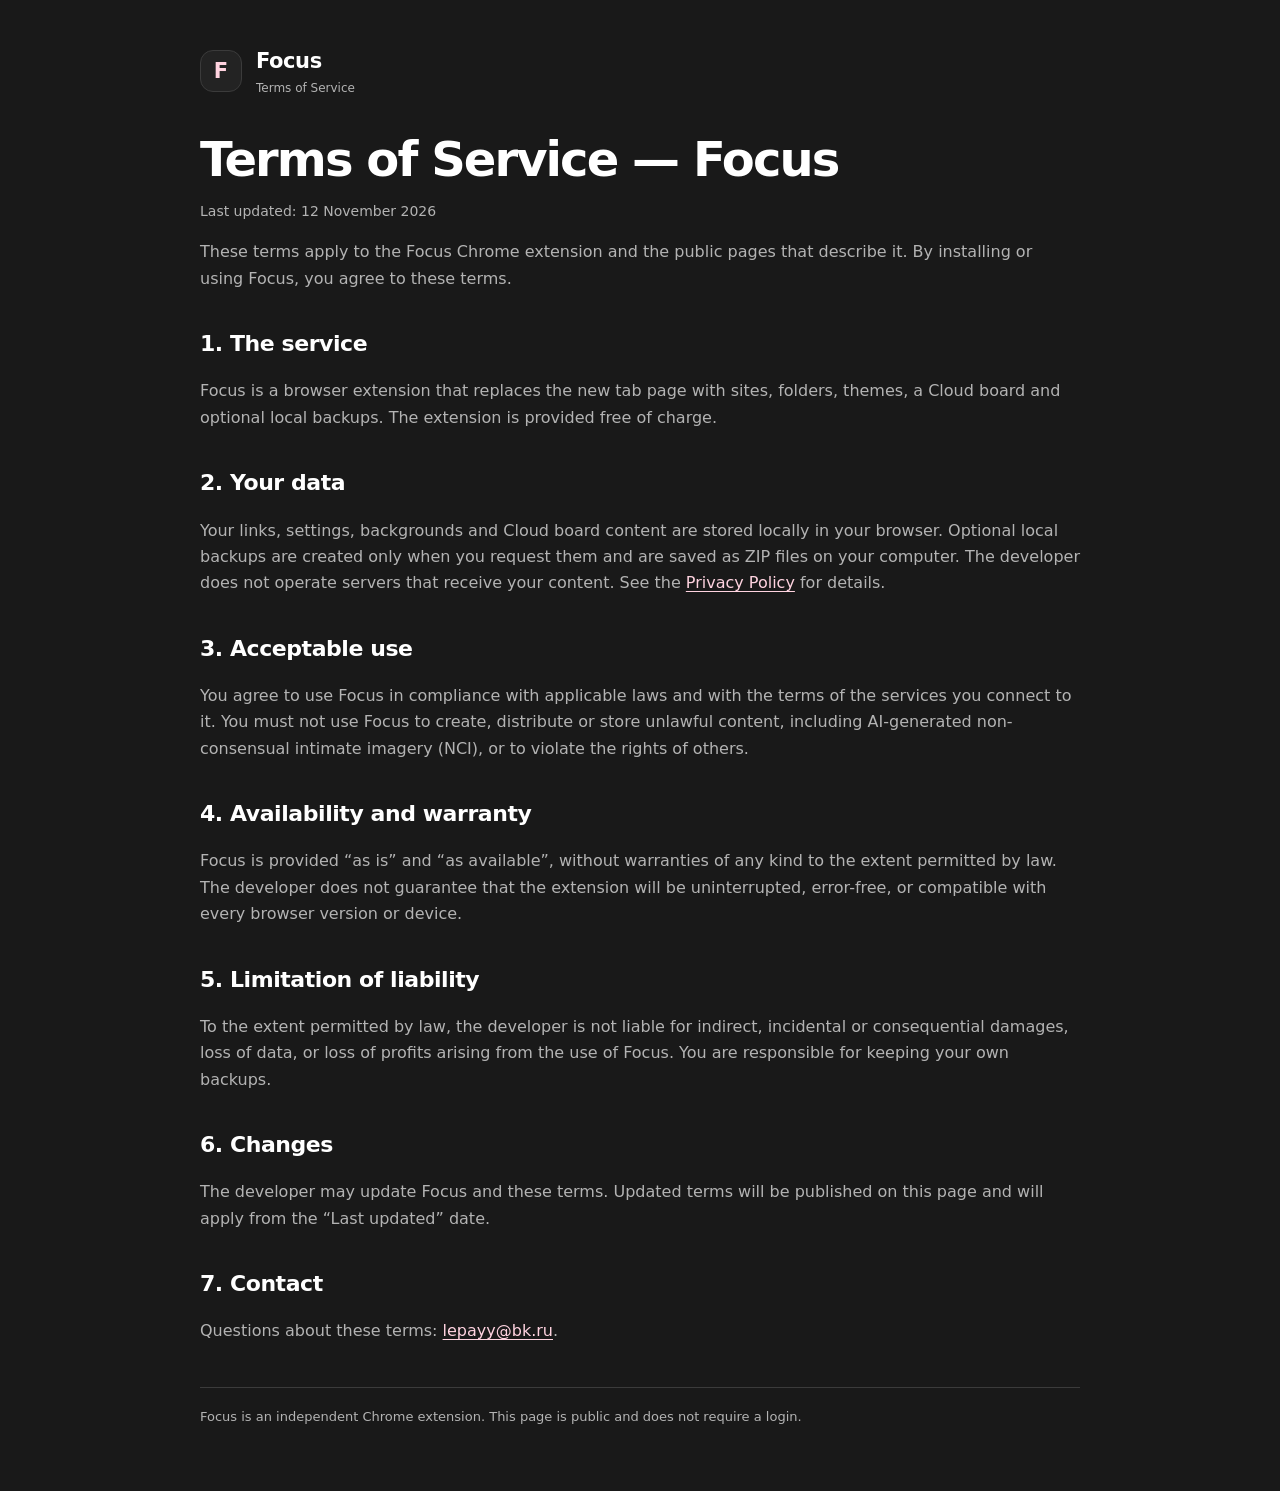
<file: focus/terms.html>
<!doctype html>
<html lang="en">
<head>
<meta charset="utf-8">
<meta name="viewport" content="width=device-width, initial-scale=1">
<title>Terms of Service — Focus</title>
<meta name="description" content="Terms of Service for the Focus Chrome extension.">
<style>
  :root { color-scheme: dark; --bg:#191919; --panel:#232323; --line:#3B3B3B; --text:#FFFFFF; --muted:#B3B3B3; --accent:#FFD3E0; }
  * { box-sizing:border-box; }
  html, body { margin:0; min-height:100%; background:var(--bg); color:var(--text); font-family:Inter, ui-sans-serif, system-ui, -apple-system, "Segoe UI", Arial, sans-serif; }
  body { line-height:1.65; }
  a { color:var(--accent); text-underline-offset:3px; }
  .wrap { width:min(880px, calc(100% - 40px)); margin:0 auto; padding:32px 0 64px; }
  header { display:flex; align-items:center; gap:14px; padding:12px 0 28px; }
  .mark { width:42px; height:42px; border-radius:13px; display:grid; place-items:center; background:var(--panel); border:1px solid var(--line); font-weight:800; font-size:21px; color:var(--accent); }
  .brand { font-size:21px; font-weight:800; letter-spacing:-0.02em; }
  .brand small { display:block; font-size:12px; font-weight:500; color:var(--muted); letter-spacing:0; }
  h1 { font-size:clamp(32px, 5vw, 48px); line-height:1.08; letter-spacing:-0.04em; margin:8px 0 10px; }
  h2 { font-size:22px; letter-spacing:-0.02em; margin:34px 0 10px; }
  p, li { color:var(--muted); }
  .updated { color:var(--muted); font-size:14px; }
  footer { margin-top:42px; padding-top:18px; border-top:1px solid var(--line); color:var(--muted); font-size:13px; }
  ul { padding-left:22px; }
</style>
</head>
<body>
<div class="wrap">
  <header>
    <div class="mark" aria-hidden="true">F</div>
    <div class="brand">Focus <small>Terms of Service</small></div>
  </header>

  <main>
    <h1>Terms of Service — Focus</h1>
    <p class="updated">Last updated: 12 November 2026</p>

    <p>These terms apply to the Focus Chrome extension and the public pages that describe it. By installing or using Focus, you agree to these terms.</p>

    <h2>1. The service</h2>
    <p>Focus is a browser extension that replaces the new tab page with sites, folders, themes, a Cloud board and optional local backups. The extension is provided free of charge.</p>

    <h2>2. Your data</h2>
    <p>Your links, settings, backgrounds and Cloud board content are stored locally in your browser. Optional local backups are created only when you request them and are saved as ZIP files on your computer. The developer does not operate servers that receive your content. See the <a href="/PRIVACY-1.7">Privacy Policy</a> for details.</p>

    <h2>3. Acceptable use</h2>
    <p>You agree to use Focus in compliance with applicable laws and with the terms of the services you connect to it. You must not use Focus to create, distribute or store unlawful content, including AI-generated non-consensual intimate imagery (NCI), or to violate the rights of others.</p>

    <h2>4. Availability and warranty</h2>
    <p>Focus is provided “as is” and “as available”, without warranties of any kind to the extent permitted by law. The developer does not guarantee that the extension will be uninterrupted, error-free, or compatible with every browser version or device.</p>

    <h2>5. Limitation of liability</h2>
    <p>To the extent permitted by law, the developer is not liable for indirect, incidental or consequential damages, loss of data, or loss of profits arising from the use of Focus. You are responsible for keeping your own backups.</p>

    <h2>6. Changes</h2>
    <p>The developer may update Focus and these terms. Updated terms will be published on this page and will apply from the “Last updated” date.</p>

    <h2>7. Contact</h2>
    <p>Questions about these terms: <a href="mailto:lepayy@bk.ru">lepayy@bk.ru</a>.</p>
  </main>

  <footer>
    Focus is an independent Chrome extension. This page is public and does not require a login.
  </footer>
</div>
</body>
</html>
</file>
